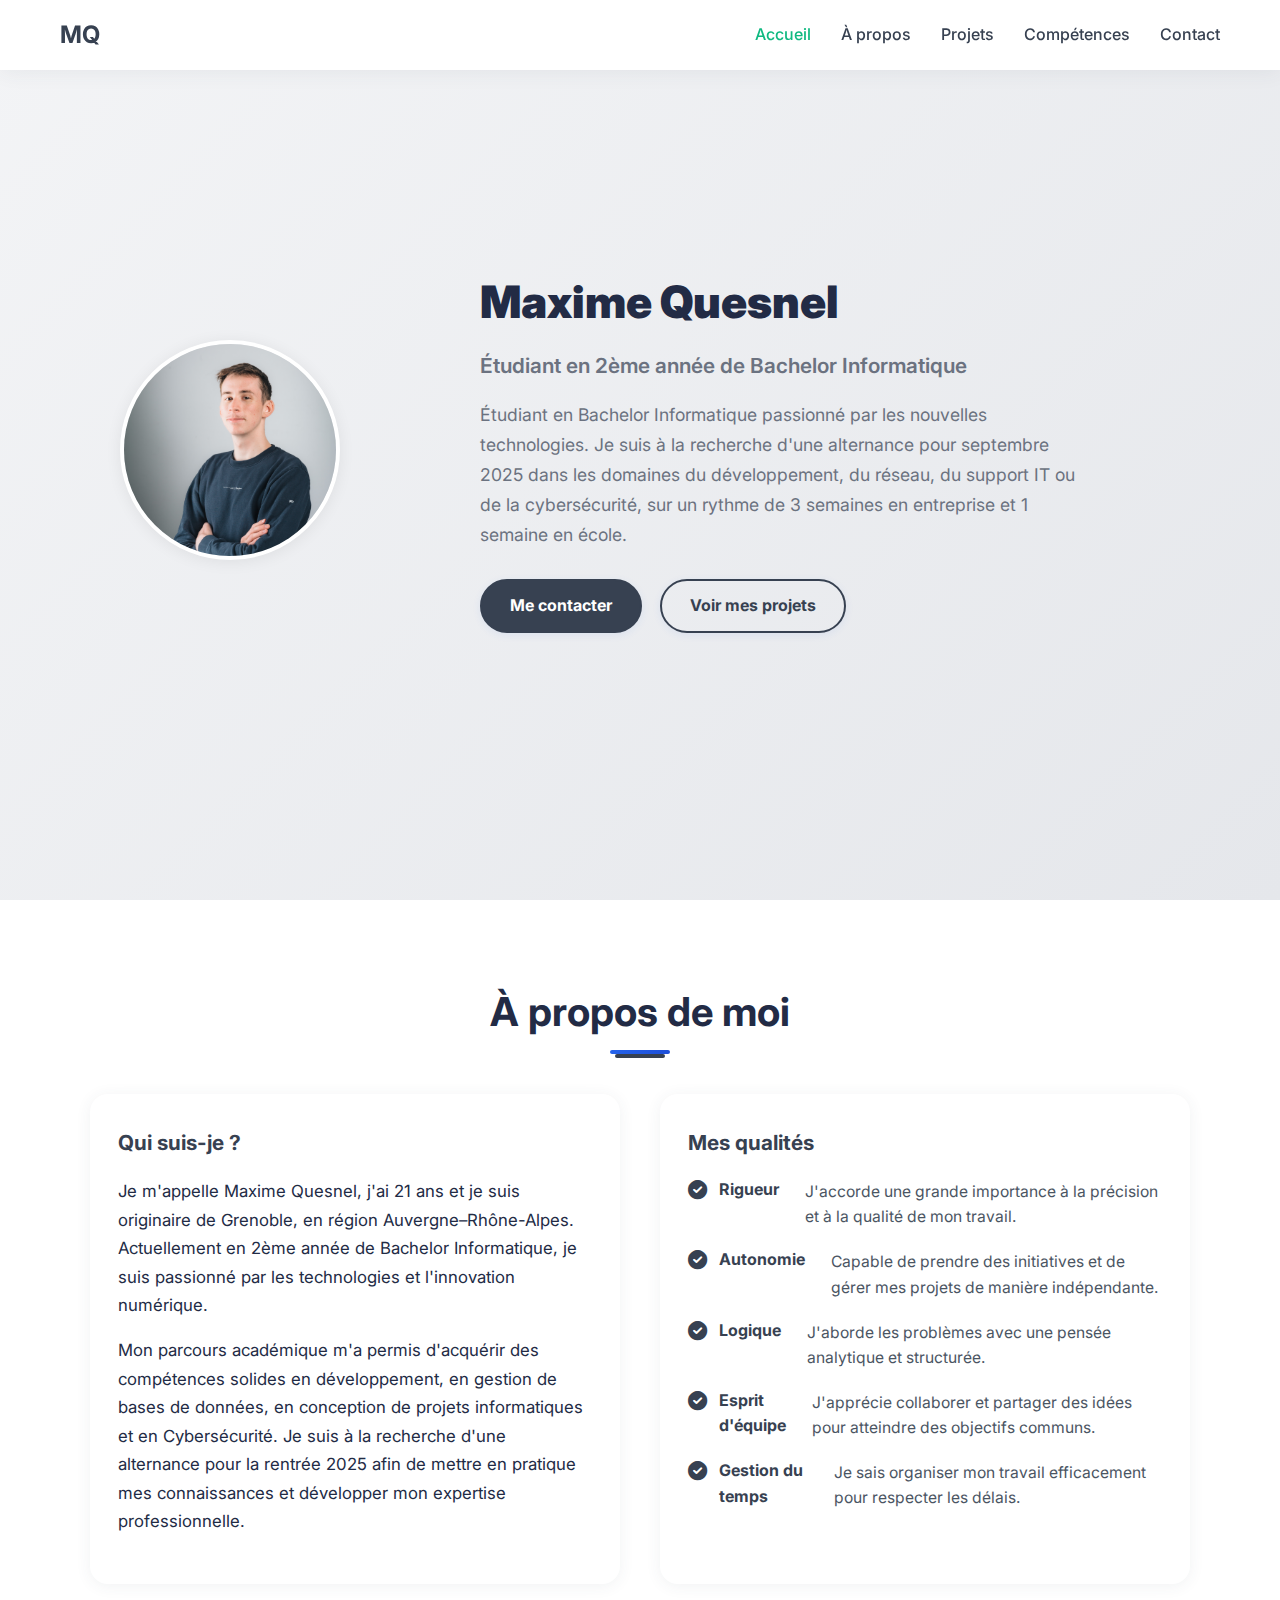
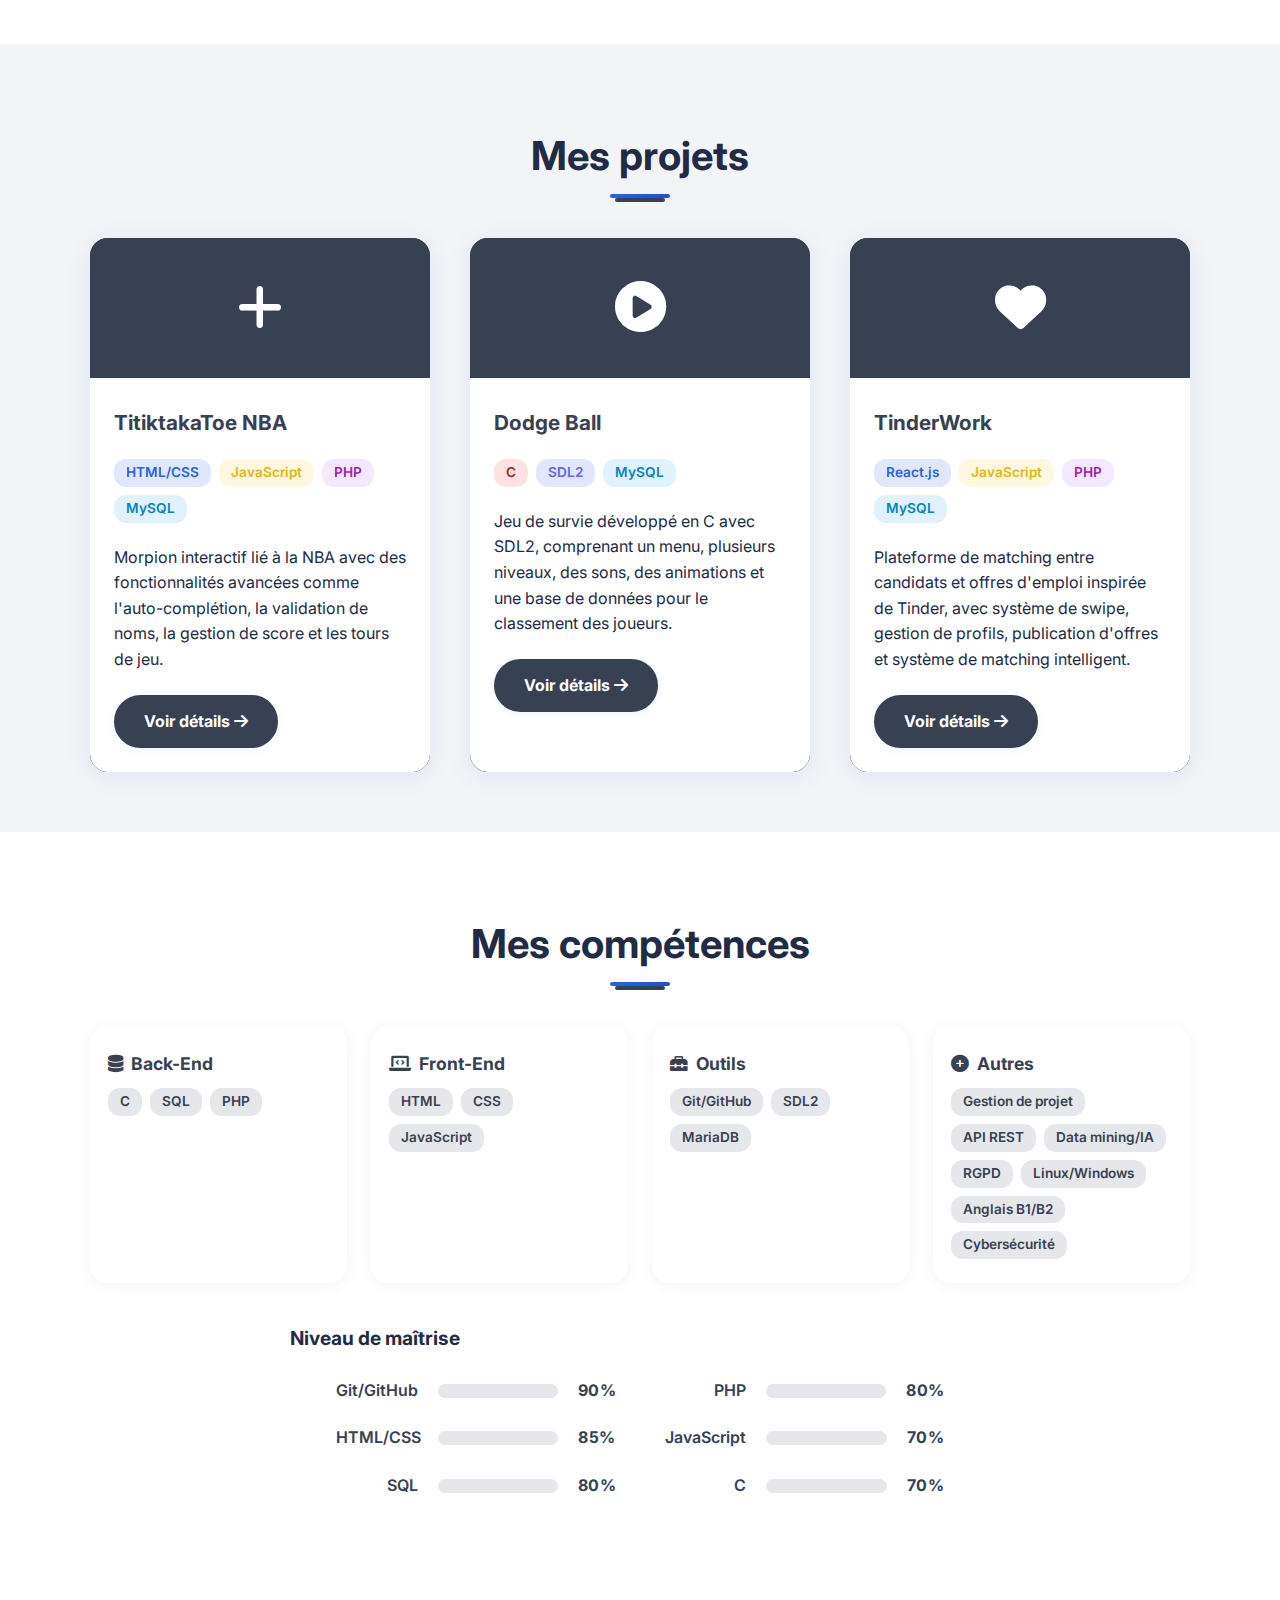
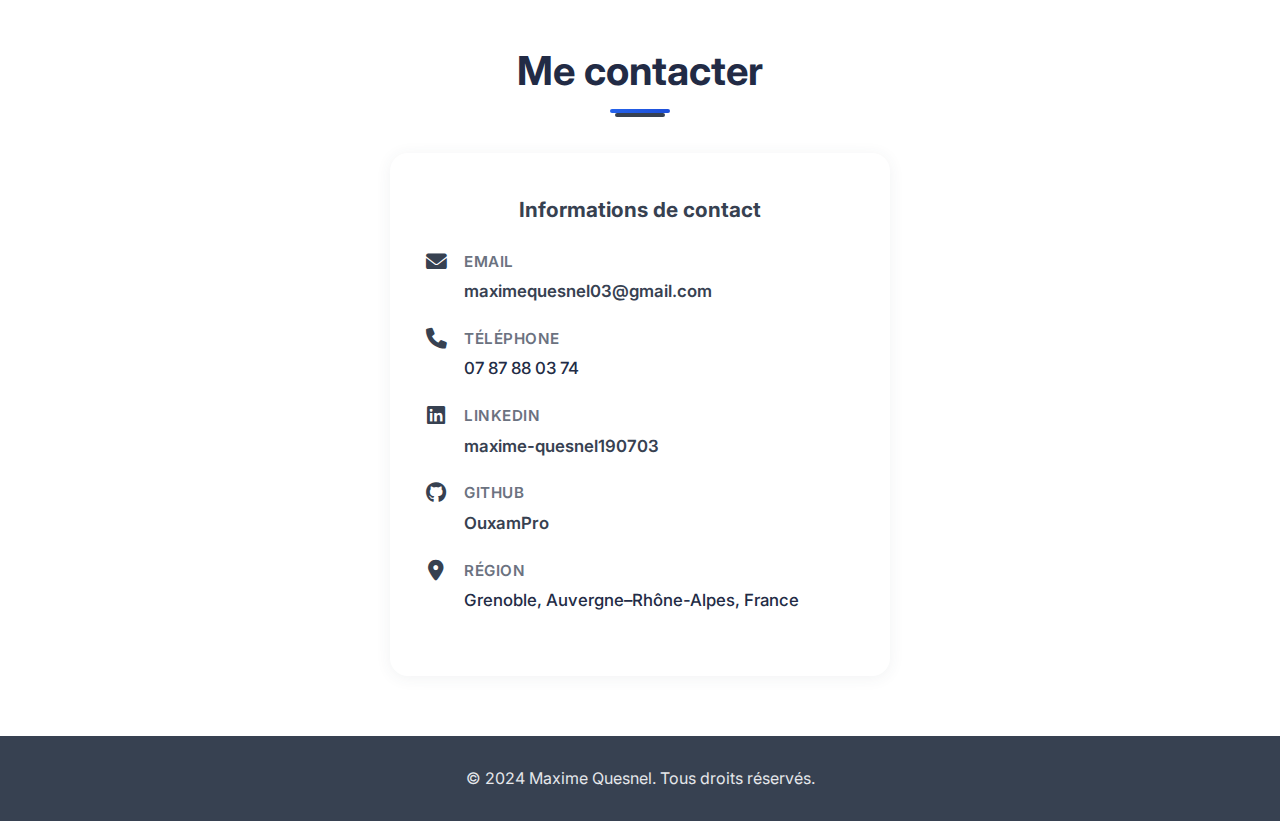
<file: index.html>
<!DOCTYPE html>
<html lang="fr">
<head>
    <meta charset="UTF-8">
    <meta name="viewport" content="width=device-width, initial-scale=1.0">
    <title>Maxime Quesnel - Portfolio</title>
    <link rel="stylesheet" href="styles.css">
    <link rel="stylesheet" href="https://cdnjs.cloudflare.com/ajax/libs/font-awesome/6.0.0/css/all.min.css">
    <link href="https://fonts.googleapis.com/css2?family=Inter:wght@300;400;600;700;900&display=swap" rel="stylesheet">
</head>
<body>
    <!-- Navigation -->
    <nav class="navbar">
        <div class="nav-container">
            <div class="nav-logo">
                <a href="#home">MQ</a>
            </div>
            <ul class="nav-menu">
                <li><a href="#home" class="nav-link active">Accueil</a></li>
                <li><a href="#about" class="nav-link">À propos</a></li>
                <li><a href="#projects" class="nav-link">Projets</a></li>
                <li><a href="#skills" class="nav-link">Compétences</a></li>
                <li><a href="#contact" class="nav-link">Contact</a></li>
            </ul>
        </div>
    </nav>

    <!-- Accueil -->
    <section id="home" class="hero-section">
        <div class="hero-content">
            <div class="hero-left">
                <div class="profile-pic">
                    <img src="Me.jpg" alt="Photo de Maxime Quesnel" class="profile-img" />
                </div>
            </div>
            <div class="hero-right">
                <h1>Maxime Quesnel</h1>
                <h2>Étudiant en 2ème année de Bachelor Informatique</h2>
                <p class="hero-desc">
                    Étudiant en Bachelor Informatique passionné par les nouvelles technologies. Je suis à la recherche d'une alternance pour septembre 2025 dans les domaines du développement, du réseau, du support IT ou de la cybersécurité, sur un rythme de 3 semaines en entreprise et 1 semaine en école.
                </p>
                <div class="hero-btns">
                    <a href="#contact" class="btn btn-primary">Me contacter</a>
                    <a href="#projects" class="btn btn-outline">Voir mes projets</a>
                </div>
            </div>
        </div>
    </section>

    <!-- À propos -->
    <section id="about" class="about-section">
        <h2 class="section-title">À propos de moi</h2>
        <div class="about-content">
            <div class="about-left card">
                <h3>Qui suis-je ?</h3>
                <p>Je m'appelle Maxime Quesnel, j'ai 21 ans et je suis originaire de Grenoble, en région Auvergne–Rhône-Alpes. Actuellement en 2ème année de Bachelor Informatique, je suis passionné par les technologies et l'innovation numérique.</p>
                <p>Mon parcours académique m'a permis d'acquérir des compétences solides en développement, en gestion de bases de données, en conception de projets informatiques et en Cybersécurité. Je suis à la recherche d'une alternance pour la rentrée 2025 afin de mettre en pratique mes connaissances et développer mon expertise professionnelle.</p>
            </div>
            <div class="about-right card">
                <h3>Mes qualités</h3>
                <ul class="qualities-list">
                    <li><i class="fa-solid fa-circle-check"></i> <b>Rigueur</b><br><span>J'accorde une grande importance à la précision et à la qualité de mon travail.</span></li>
                    <li><i class="fa-solid fa-circle-check"></i> <b>Autonomie</b><br><span>Capable de prendre des initiatives et de gérer mes projets de manière indépendante.</span></li>
                    <li><i class="fa-solid fa-circle-check"></i> <b>Logique</b><br><span>J'aborde les problèmes avec une pensée analytique et structurée.</span></li>
                    <li><i class="fa-solid fa-circle-check"></i> <b>Esprit d'équipe</b><br><span>J'apprécie collaborer et partager des idées pour atteindre des objectifs communs.</span></li>
                    <li><i class="fa-solid fa-circle-check"></i> <b>Gestion du temps</b><br><span>Je sais organiser mon travail efficacement pour respecter les délais.</span></li>
                </ul>
            </div>
        </div>
    </section>

    <!-- Projets -->
    <section id="projects" class="projects-section">
        <h2 class="section-title">Mes projets</h2>
        <div class="projects-grid">
            <div class="project-card">
                <div class="project-card-top">
                    <div class="project-icon"><i class="fa-solid fa-plus"></i></div>
                </div>
                <div class="project-card-bottom">
                    <h3>TitiktakaToe NBA</h3>
                    <div class="project-tags">
                        <span class="tag tag-html">HTML/CSS</span>
                        <span class="tag tag-js">JavaScript</span>
                        <span class="tag tag-php">PHP</span>
                        <span class="tag tag-sql">MySQL</span>
                    </div>
                    <p>Morpion interactif lié à la NBA avec des fonctionnalités avancées comme l'auto-complétion, la validation de noms, la gestion de score et les tours de jeu.</p>
                    <a class="btn btn-project" onclick="openTiktaktoeModal()">Voir détails <i class="fa-solid fa-arrow-right"></i></a>
                </div>
            </div>
            <div class="project-card">
                <div class="project-card-top">
                    <div class="project-icon"><i class="fa-solid fa-circle-play"></i></div>
                </div>
                <div class="project-card-bottom">
                    <h3>Dodge Ball</h3>
                    <div class="project-tags">
                        <span class="tag tag-c">C</span>
                        <span class="tag tag-sdl">SDL2</span>
                        <span class="tag tag-sql">MySQL</span>
                    </div>
                    <p>Jeu de survie développé en C avec SDL2, comprenant un menu, plusieurs niveaux, des sons, des animations et une base de données pour le classement des joueurs.</p>
                    <a class="btn btn-project" onclick="openDodgeballModal()">Voir détails <i class="fa-solid fa-arrow-right"></i></a>
                </div>
            </div>
            <div class="project-card">
                <div class="project-card-top">
                    <div class="project-icon"><i class="fa-solid fa-heart"></i></div>
                </div>
                <div class="project-card-bottom">
                    <h3>TinderWork</h3>
                    <div class="project-tags">
                        <span class="tag tag-html">React.js</span>
                        <span class="tag tag-js">JavaScript</span>
                        <span class="tag tag-php">PHP</span>
                        <span class="tag tag-sql">MySQL</span>
                    </div>
                    <p>Plateforme de matching entre candidats et offres d'emploi inspirée de Tinder, avec système de swipe, gestion de profils, publication d'offres et système de matching intelligent.</p>
                    <a class="btn btn-project" onclick="openTinderworkModal()">Voir détails <i class="fa-solid fa-arrow-right"></i></a>
                </div>
            </div>
        </div>
    </section>

    <!-- Compétences -->
    <section id="skills" class="skills-section">
        <h2 class="section-title">Mes compétences</h2>
        <div class="skills-cards">
            <div class="skill-card">
                <div class="skill-card-title"><i class="fa-solid fa-database"></i> Back-End</div>
                <div class="skill-tags">
                    <span class="tag">C</span>
                    <span class="tag">SQL</span>
                    <span class="tag">PHP</span>
                </div>
            </div>
            <div class="skill-card">
                <div class="skill-card-title"><i class="fa-solid fa-laptop-code"></i> Front-End</div>
                <div class="skill-tags">
                    <span class="tag">HTML</span>
                    <span class="tag">CSS</span>
                    <span class="tag">JavaScript</span>
                </div>
            </div>
            <div class="skill-card">
                <div class="skill-card-title"><i class="fa-solid fa-toolbox"></i> Outils</div>
                <div class="skill-tags">
                    <span class="tag">Git/GitHub</span>
                    <span class="tag">SDL2</span>
                    <span class="tag">MariaDB</span>
                </div>
            </div>
            <div class="skill-card">
                <div class="skill-card-title"><i class="fa-solid fa-circle-plus"></i> Autres</div>
                <div class="skill-tags">
                    <span class="tag">Gestion de projet</span>
                    <span class="tag">API REST</span>
                    <span class="tag">Data mining/IA</span>
                    <span class="tag">RGPD</span>
                    <span class="tag">Linux/Windows</span>
                    <span class="tag">Anglais B1/B2</span>
                    <span class="tag">Cybersécurité</span>
                </div>
            </div>
        </div>
        <div class="skills-bars">
            <h3>Niveau de maîtrise</h3>
            <div class="bars-columns">
                <div class="bars-col">
                    <div class="bar-row">
                        <div class="bar-label">Git/GitHub</div>
                        <div class="bar-track"><div class="bar-fill" style="width:90%"></div></div>
                        <span class="bar-pct">90%</span>
                    </div>
                    <div class="bar-row">
                        <div class="bar-label">HTML/CSS</div>
                        <div class="bar-track"><div class="bar-fill" style="width:85%"></div></div>
                        <span class="bar-pct">85%</span>
                    </div>
                    <div class="bar-row">
                        <div class="bar-label">SQL</div>
                        <div class="bar-track"><div class="bar-fill" style="width:80%"></div></div>
                        <span class="bar-pct">80%</span>
                    </div>
                </div>
                <div class="bars-col">
                    <div class="bar-row">
                        <div class="bar-label">PHP</div>
                        <div class="bar-track"><div class="bar-fill" style="width:80%"></div></div>
                        <span class="bar-pct">80%</span>
                    </div>
                    <div class="bar-row">
                        <div class="bar-label">JavaScript</div>
                        <div class="bar-track"><div class="bar-fill" style="width:70%"></div></div>
                        <span class="bar-pct">70%</span>
                    </div>
                    <div class="bar-row">
                        <div class="bar-label">C</div>
                        <div class="bar-track"><div class="bar-fill" style="width:70%"></div></div>
                        <span class="bar-pct">70%</span>
                    </div>
                </div>
            </div>
        </div>
    </section>

    <!-- Contact -->
    <section id="contact" class="contact-section">
        <h2 class="section-title">Me contacter</h2>
        <div class="contact-content">
            <div class="contact-info card">
                <h3>Informations de contact</h3>
                <ul class="contact-list">
                    <li>
                        <div class="contact-item">
                            <i class="fa-solid fa-envelope"></i>
                            <div class="contact-details">
                                <span class="contact-label">Email</span>
                                <a href="mailto:maximequesnel03@gmail.com">maximequesnel03@gmail.com</a>
                            </div>
                        </div>
                    </li>
                    <li>
                        <div class="contact-item">
                            <i class="fa-solid fa-phone"></i>
                            <div class="contact-details">
                                <span class="contact-label">Téléphone</span>
                                <span class="contact-value">07 87 88 03 74</span>
                            </div>
                        </div>
                    </li>
                    <li>
                        <div class="contact-item">
                            <i class="fa-brands fa-linkedin"></i>
                            <div class="contact-details">
                                <span class="contact-label">LinkedIn</span>
                                <a href="https://www.linkedin.com/in/maxime-quesnel190703" target="_blank">maxime-quesnel190703</a>
                            </div>
                        </div>
                    </li>
                    <li>
                        <div class="contact-item">
                            <i class="fa-brands fa-github"></i>
                            <div class="contact-details">
                                <span class="contact-label">GitHub</span>
                                <a href="https://github.com/OuxamPro" target="_blank">OuxamPro</a>
                            </div>
                        </div>
                    </li>
                    <li>
                        <div class="contact-item">
                            <i class="fa-solid fa-location-dot"></i>
                            <div class="contact-details">
                                <span class="contact-label">Région</span>
                                <span class="contact-value">Grenoble, Auvergne–Rhône-Alpes, France</span>
                            </div>
                        </div>
                    </li>
                </ul>
            </div>
        </div>
    </section>

    <!-- Footer -->
    <footer class="footer">
        <div class="container">
            <p>&copy; 2024 Maxime Quesnel. Tous droits réservés.</p>
        </div>
    </footer>

    <!-- Modal pour les détails des projets -->
    <div id="projectModal" class="modal">
        <div class="modal-content">
            <div class="modal-header">
                <h2 id="modalTitle"></h2>
                <span class="close" onclick="closeModal()">&times;</span>
            </div>
            <div class="modal-body">
                <div id="modalContent"></div>
            </div>
        </div>
    </div>

    <script src="script.js"></script>
</body>
</html>
</file>
<file: styles.css>
/* Reset et base */
* {
    margin: 0;
    padding: 0;
    box-sizing: border-box;
}

body {
    font-family: 'Inter', sans-serif;
    line-height: 1.6;
    color: #222b45;
    background-color: #f3f4f6;
}

.container {
    max-width: 1200px;
    margin: 0 auto;
    padding: 0 20px;
}

/* Navigation */
.navbar {
    position: fixed;
    top: 0;
    width: 100%;
    background: rgba(255, 255, 255, 0.97);
    backdrop-filter: blur(10px);
    z-index: 1000;
    box-shadow: 0 2px 20px rgba(55, 65, 81, 0.07);
}

.nav-container {
    max-width: 1200px;
    margin: 0 auto;
    padding: 0 20px;
    display: flex;
    justify-content: space-between;
    align-items: center;
    height: 70px;
}

.nav-logo a {
    font-size: 24px;
    font-weight: 700;
    color: #374151;
    text-decoration: none;
    background: none;
    -webkit-text-fill-color: unset;
}

.nav-menu {
    display: flex;
    list-style: none;
    gap: 30px;
}

.nav-link {
    color: #374151;
    text-decoration: none;
    font-weight: 500;
    transition: color 0.3s ease;
    position: relative;
}

.nav-link:hover, .nav-link.active {
    color: #10b981;
}

.nav-link::after {
    content: '';
    position: absolute;
    width: 0;
    height: 2px;
    bottom: -5px;
    left: 0;
    background: #374151;
    transition: width 0.3s ease;
}

.nav-link:hover::after {
    width: 100%;
}

.hamburger {
    display: none;
    flex-direction: column;
    cursor: pointer;
}

.bar {
    width: 25px;
    height: 3px;
    background: #374151;
    margin: 3px 0;
    transition: 0.3s;
}

/* HERO SECTION */
.hero-section {
    min-height: 100vh;
    display: flex;
    align-items: center;
    justify-content: center;
    background: linear-gradient(135deg, #f3f4f6 0%, #e5e7eb 100%);
    padding-top: 80px;
}
.hero-content {
    display: flex;
    flex-direction: row;
    align-items: center;
    justify-content: center;
    width: 100%;
    max-width: 1200px;
    gap: 60px;
}
.hero-left {
    flex: 1;
    display: flex;
    justify-content: center;
    align-items: center;
}
.profile-pic {
    width: 220px;
    height: 220px;
    border-radius: 50%;
    background: #e5e7eb;
    display: flex;
    align-items: center;
    justify-content: center;
    font-size: 7rem;
    color: #6b7280;
    border: 4px solid #fff;
    box-shadow: 0 2px 16px rgba(0,0,0,0.07);
}
.hero-right {
    flex: 2;
    color: #222b45;
    display: flex;
    flex-direction: column;
    justify-content: center;
    align-items: flex-start;
}
.hero-right h1 {
    font-size: 2.8rem;
    font-weight: 900;
    margin-bottom: 10px;
    color: #222b45;
}
.hero-right h2 {
    font-size: 1.3rem;
    font-weight: 600;
    color: #6b7280;
    margin-bottom: 18px;
}
.hero-desc {
    font-size: 1.1rem;
    color: #6b7280;
    margin-bottom: 30px;
    line-height: 1.7;
    max-width: 600px;
}
.hero-btns {
    display: flex;
    gap: 18px;
}
.btn {
    padding: 12px 28px;
    border-radius: 30px;
    font-weight: 700;
    font-size: 1rem;
    border: none;
    outline: none;
    cursor: pointer;
    text-decoration: none;
    transition: all 0.2s;
    box-shadow: 0 2px 8px rgba(37,99,235,0.08);
}
.btn-primary {
    background: #374151;
    color: #fff;
    border: 2px solid #374151;
}
.btn-primary:hover {
    background: #6b7280;
    color: #fff;
    border-color: #6b7280;
}
.btn-outline {
    background: transparent;
    color: #374151;
    border: 2px solid #374151;
}
.btn-outline:hover {
    background: #374151;
    color: #fff;
}

/* ABOUT SECTION */
.about-section {
    background: #fff;
    padding: 80px 0 60px 0;
}
.section-title {
    text-align: center;
    font-size: 2.3rem;
    font-weight: 900;
    color: #222b45;
    margin-bottom: 40px;
    position: relative;
}
.section-title::before {
    content: '';
    display: block;
    width: 50px;
    height: 4px;
    background: #374151;
    border-radius: 2px;
    position: absolute;
    left: 50%;
    top: 100%;
    transform: translateX(-50%);
    margin-top: 10px;
}
.about-content {
    display: flex;
    flex-direction: row;
    gap: 40px;
    max-width: 1100px;
    margin: 0 auto;
}
.card {
    background: #fff;
    border-radius: 18px;
    box-shadow: 0 2px 16px rgba(55,65,81,0.07);
    padding: 32px 28px;
    flex: 1;
    min-width: 320px;
}
.about-left h3, .about-right h3 {
    color: #374151;
    font-size: 1.3rem;
    font-weight: 700;
    margin-bottom: 18px;
}
.about-left p {
    color: #222b45;
    margin-bottom: 16px;
    font-size: 1.05rem;
    line-height: 1.7;
}
.qualities-list {
    list-style: none;
    padding: 0;
    margin: 0;
}
.qualities-list li {
    margin-bottom: 18px;
    color: #222b45;
    font-size: 1rem;
    display: flex;
    align-items: flex-start;
    gap: 12px;
}
.qualities-list i {
    color: #374151;
    font-size: 1.2rem;
    margin-top: 3px;
}
.qualities-list b {
    font-weight: 700;
    color: #374151;
}
.qualities-list span {
    display: block;
    color: #4b5563;
    font-size: 0.98rem;
    margin-left: 2px;
    margin-top: 2px;
}

/* Responsive */
@media (max-width: 900px) {
    .hero-content, .about-content {
        flex-direction: column;
        gap: 30px;
        align-items: center;
    }
    .hero-right {
        align-items: center;
        text-align: center;
    }
}
@media (max-width: 600px) {
    .profile-pic {
        width: 140px;
        height: 140px;
        font-size: 3.5rem;
    }
    .card {
        padding: 18px 10px;
        min-width: unset;
    }
    .section-title {
        font-size: 1.3rem;
    }
}

/* Sections générales */
section {
    padding: 80px 0;
}

.section-title {
    text-align: center;
    font-size: 2.5rem;
    font-weight: 700;
    color: #222b45;
    margin-bottom: 50px;
    position: relative;
}

.section-title::after {
    content: '';
    position: absolute;
    bottom: -10px;
    left: 50%;
    transform: translateX(-50%);
    width: 60px;
    height: 4px;
    background: linear-gradient(135deg, #2563eb, #1d4ed8);
    border-radius: 2px;
}

/* Section À propos */
.about {
    background: white;
}

.about-text h3 {
    font-size: 1.5rem;
    color: #1e293b;
    margin-bottom: 15px;
    margin-top: 30px;
}

.about-text h3:first-child {
    margin-top: 0;
}

.about-text p {
    color: #475569;
    margin-bottom: 20px;
    line-height: 1.7;
}

.qualities {
    display: grid;
    grid-template-columns: repeat(auto-fit, minmax(200px, 1fr));
    gap: 15px;
    margin: 20px 0;
}

.quality-item {
    display: flex;
    align-items: center;
    gap: 10px;
    padding: 10px;
    background: #f8fafc;
    border-radius: 8px;
    border-left: 4px solid #2563eb;
}

.quality-item i {
    color: #2563eb;
    font-size: 1.2rem;
}

.quality-item span {
    font-weight: 500;
    color: #374151;
}

/* Section Projets */
.projects-section {
    background: #f3f4f6;
    padding: 80px 0 60px 0;
}
.projects-grid {
    display: flex;
    flex-direction: row;
    gap: 40px;
    max-width: 1100px;
    margin: 0 auto;
    justify-content: center;
}
.project-card {
    background: #374151;
    border-radius: 18px;
    box-shadow: 0 4px 24px rgba(37,99,235,0.10);
    color: #fff;
    min-width: 340px;
    max-width: 420px;
    flex: 1;
    display: flex;
    flex-direction: column;
    overflow: hidden;
    padding: 0;
}
.project-card-top {
    background: #374151;
    display: flex;
    align-items: center;
    justify-content: center;
    height: 140px;
}
.project-icon {
    font-size: 3.2rem;
    color: #fff;
}
.project-card-bottom {
    background: #fff;
    color: #222b45;
    border-radius: 0 0 18px 18px;
    padding: 28px 24px 24px 24px;
    flex: 1;
    display: flex;
    flex-direction: column;
    gap: 12px;
}
.project-card-bottom h3 {
    font-size: 1.3rem;
    font-weight: 700;
    margin-bottom: 8px;
    color: #374151;
}
.project-tags {
    display: flex;
    flex-wrap: wrap;
    gap: 8px;
    margin-bottom: 10px;
}
.tag {
    display: inline-block;
    padding: 3px 12px;
    border-radius: 12px;
    font-size: 0.85rem;
    font-weight: 600;
    background: #e5e7eb;
    color: #374151;
}
.tag-html { background: #e0e7ff; color: #2563eb; }
.tag-js { background: #fff7e0; color: #eab308; }
.tag-php { background: #f3e8ff; color: #a21caf; }
.tag-sql { background: #e0f2fe; color: #0284c7; }
.tag-c { background: #fee2e2; color: #b91c1c; }
.tag-sdl { background: #e0e7ff; color: #6366f1; }

.btn-project {
    background: #374151;
    color: #fff;
    border: 2px solid #374151;
    border-radius: 30px;
    font-size: 1rem;
    font-weight: 700;
    margin-top: 10px;
    align-self: flex-start;
    transition: background 0.2s, color 0.2s;
}
.btn-project:hover {
    background: #fff;
    color: #374151;
}

/* Section Compétences */
.skills-section {
    background: #fff;
    padding: 80px 0 60px 0;
}
.skills-cards {
    display: flex;
    flex-direction: row;
    gap: 24px;
    max-width: 1100px;
    margin: 0 auto 40px auto;
    justify-content: center;
}
.skill-card {
    background: #fff;
    border-radius: 18px;
    box-shadow: 0 2px 16px rgba(55,65,81,0.07);
    padding: 24px 18px;
    min-width: 180px;
    flex: 1;
    display: flex;
    flex-direction: column;
    align-items: flex-start;
}
.skill-card-title {
    font-size: 1.1rem;
    font-weight: 700;
    color: #374151;
    margin-bottom: 10px;
    display: flex;
    align-items: center;
    gap: 8px;
}
.skill-tags {
    display: flex;
    flex-wrap: wrap;
    gap: 8px;
}
.skills-bars {
    max-width: 700px;
    margin: 0 auto;
}
.skills-bars h3 {
    font-size: 1.2rem;
    font-weight: 700;
    color: #222b45;
    margin-bottom: 18px;
}
.bars-columns {
    display: flex;
    flex-direction: row;
    gap: 48px;
    justify-content: center;
    margin-top: 24px;
}
.bars-col {
    display: flex;
    flex-direction: column;
    gap: 22px;
    min-width: 260px;
}
.bar-row {
    display: flex;
    align-items: center;
    gap: 12px;
}
.bar-label {
    width: 90px;
    min-width: 90px;
    font-size: 1rem;
    color: #374151;
    font-weight: 600;
    text-align: right;
    padding-right: 8px;
}
.bar-track {
    flex: 1;
    background: #e5e7eb;
    border-radius: 8px;
    height: 14px;
    overflow: hidden;
    position: relative;
    margin-right: 0;
    min-width: 120px;
    max-width: 220px;
}
.bar-fill {
    height: 100%;
    background: linear-gradient(90deg, #374151 60%, #6b7280 100%);
    border-radius: 8px;
    transition: width 1.2s cubic-bezier(.4,2,.6,1);
    display: block;
}
.bar-pct {
    min-width: 38px;
    margin-left: 8px;
    color: #374151;
    font-weight: 700;
    font-size: 1rem;
    letter-spacing: 0.5px;
    text-align: left;
    display: block;
}

/* Section Contact */
.contact-section {
    background: #fff;
    padding: 80px 0 60px 0;
}
.contact-content {
    display: flex;
    justify-content: center;
    align-items: center;
    max-width: 600px;
    margin: 0 auto;
}
.contact-info.card {
    width: 100%;
    max-width: 500px;
    background: #fff;
    border-radius: 18px;
    box-shadow: 0 2px 16px rgba(55,65,81,0.07);
    padding: 40px 32px;
    display: flex;
    flex-direction: column;
    align-items: center;
}
.contact-info h3 {
    color: #374151;
    font-size: 1.3rem;
    font-weight: 700;
    margin-bottom: 24px;
    text-align: center;
}
.contact-list {
    list-style: none;
    padding: 0;
    margin: 0;
    width: 100%;
}
.contact-list li {
    margin-bottom: 22px;
    color: #222b45;
    font-size: 1.08rem;
}
.contact-item {
    display: flex;
    align-items: flex-start;
    gap: 14px;
}
.contact-list i {
    color: #374151;
    font-size: 1.3rem;
    min-width: 28px;
    text-align: center;
    margin-top: 2px;
}
.contact-details {
    display: flex;
    flex-direction: column;
    gap: 4px;
    flex: 1;
}
.contact-label {
    font-weight: 600;
    color: #6b7280;
    font-size: 0.95rem;
    text-transform: uppercase;
    letter-spacing: 0.5px;
}
.contact-value {
    color: #222b45;
    font-weight: 500;
    font-size: 1.05rem;
}
.contact-list a {
    color: #374151;
    text-decoration: none;
    font-weight: 600;
    word-break: break-all;
    font-size: 1.05rem;
}
.contact-list a:hover {
    color: #10b981;
    text-decoration: underline;
}
@media (max-width: 700px) {
    .contact-content {
        max-width: 98vw;
        padding: 0 8px;
    }
    .contact-info.card {
        padding: 24px 8px;
    }
    .contact-list span {
        min-width: 70px;
    }
}
.contact-form.card {
    flex: 1;
    min-width: 320px;
    background: #fff;
    border-radius: 18px;
    box-shadow: 0 2px 16px rgba(55,65,81,0.07);
    padding: 32px 28px;
    display: flex;
    flex-direction: column;
    gap: 14px;
}
.contact-form h3 {
    color: #374151;
    font-size: 1.2rem;
    font-weight: 700;
    margin-bottom: 10px;
}
.contact-form input,
.contact-form textarea {
    width: 100%;
    padding: 10px 14px;
    border-radius: 8px;
    border: 1px solid #d1d5db;
    font-size: 1rem;
    margin-bottom: 8px;
    background: #fff;
    color: #222b45;
    font-family: inherit;
    resize: none;
}
.contact-form input:focus,
.contact-form textarea:focus {
    outline: 2px solid #2563eb;
    border-color: #2563eb;
}
.contact-form button {
    align-self: flex-end;
    margin-top: 8px;
}

/* Footer */
.footer {
    background: #374151;
    color: #fff;
    text-align: center;
    padding: 30px 0;
}

.footer p {
    color: #e5e7eb;
}

/* Responsive Design */
@media (max-width: 768px) {
    .hamburger {
        display: flex;
    }

    .nav-menu {
        position: fixed;
        left: -100%;
        top: 70px;
        flex-direction: column;
        background-color: white;
        width: 100%;
        text-align: center;
        transition: 0.3s;
        box-shadow: 0 10px 27px rgba(0, 0, 0, 0.05);
        padding: 20px 0;
    }

    .nav-menu.active {
        left: 0;
    }

    .hero-content {
        grid-template-columns: 1fr;
        text-align: center;
        gap: 40px;
    }

    .hero-text h1 {
        font-size: 2.5rem;
    }

    .hero-buttons {
        justify-content: center;
    }

    .profile-placeholder {
        width: 250px;
        height: 250px;
    }

    .projects-grid, .skills-cards, .contact-content {
        flex-direction: column;
        gap: 30px;
        align-items: center;
    }

    .project-card, .skill-card, .contact-info.card, .contact-form.card {
        min-width: unset;
        width: 100%;
    }

    .bars-columns {
        flex-direction: column;
        gap: 24px;
        align-items: center;
    }

    .bars-col {
        min-width: unset;
        width: 100%;
    }

    .bar-label {
        width: 80px;
        min-width: 80px;
    }

    .bar-track {
        min-width: 80px;
        max-width: 100%;
    }

    .qualities {
        grid-template-columns: 1fr;
    }
}

@media (max-width: 480px) {
    .hero-text h1 {
        font-size: 2rem;
    }

    .section-title {
        font-size: 2rem;
    }

    .project-card {
        padding: 20px;
    }

    .skill-card {
        padding: 20px;
    }
}

/* Animations */
@keyframes fadeInUp {
    from {
        opacity: 0;
        transform: translateY(30px);
    }
    to {
        opacity: 1;
        transform: translateY(0);
    }
}

.hero-text, .hero-image, .project-card, .skill-card, .contact-info.card, .contact-form.card {
    animation: fadeInUp 0.6s ease-out;
}

/* Scroll smooth */
html {
    scroll-behavior: smooth;
}

/* Animation apparition au scroll */
.reveal {
    opacity: 0;
    transform: translateY(40px);
    transition: opacity 0.7s cubic-bezier(.4,2,.6,1), transform 0.7s cubic-bezier(.4,2,.6,1);
}
.reveal.active {
    opacity: 1;
    transform: translateY(0);
}
.bar-fill {
    width: 0 !important;
}
.bar-fill.bar-animated {
    /* width est défini inline, donc juste transition */
    transition: width 1.2s cubic-bezier(.4,2,.6,1);
}

.profile-img {
    width: 100%;
    height: 100%;
    object-fit: cover;
    border-radius: 50%;
    display: block;
}

/* Modal Styles */
.modal {
    display: none;
    position: fixed;
    z-index: 2000;
    left: 0;
    top: 0;
    width: 100%;
    height: 100%;
    background-color: rgba(0, 0, 0, 0.5);
    backdrop-filter: blur(5px);
    animation: fadeIn 0.3s ease-out;
}

.modal-content {
    background-color: #fff;
    margin: 5% auto;
    padding: 0;
    border-radius: 18px;
    width: 90%;
    max-width: 600px;
    max-height: 80vh;
    overflow-y: auto;
    box-shadow: 0 10px 40px rgba(0, 0, 0, 0.2);
    animation: slideIn 0.3s ease-out;
    position: relative;
}

.modal-header {
    background: #374151;
    color: #fff;
    padding: 20px 30px;
    border-radius: 18px 18px 0 0;
    display: flex;
    justify-content: space-between;
    align-items: center;
}

.modal-header h2 {
    margin: 0;
    font-size: 1.5rem;
    font-weight: 700;
}

.close {
    color: #fff;
    font-size: 28px;
    font-weight: bold;
    cursor: pointer;
    transition: color 0.3s ease;
}

.close:hover {
    color: #e5e7eb;
}

.modal-body {
    padding: 30px;
    color: #222b45;
}

.modal-body h3 {
    color: #374151;
    font-size: 1.2rem;
    font-weight: 700;
    margin-bottom: 15px;
    margin-top: 25px;
}

.modal-body h3:first-child {
    margin-top: 0;
}

.modal-body p {
    color: #4b5563;
    line-height: 1.7;
    margin-bottom: 15px;
}

.modal-body ul {
    list-style: none;
    padding: 0;
    margin: 15px 0;
}

.modal-body li {
    color: #4b5563;
    margin-bottom: 8px;
    padding-left: 20px;
    position: relative;
}

.modal-body li:before {
    content: "•";
    color: #374151;
    font-weight: bold;
    position: absolute;
    left: 0;
}

.modal-tools {
    background: #f8fafc;
    border-radius: 12px;
    padding: 20px;
    margin: 20px 0;
    border-left: 4px solid #374151;
}

.modal-tools h4 {
    color: #374151;
    font-size: 1.1rem;
    font-weight: 700;
    margin-bottom: 10px;
}

.modal-tools ul {
    margin: 0;
}

.modal-tools li {
    color: #6b7280;
    font-size: 0.95rem;
}

/* Animations pour la modal */
@keyframes fadeIn {
    from { opacity: 0; }
    to { opacity: 1; }
}

@keyframes slideIn {
    from {
        opacity: 0;
        transform: translateY(-50px);
    }
    to {
        opacity: 1;
        transform: translateY(0);
    }
}

/* Responsive pour la modal */
@media (max-width: 768px) {
    .modal-content {
        width: 95%;
        margin: 10% auto;
        max-height: 85vh;
    }
    
    .modal-header {
        padding: 15px 20px;
    }
    
    .modal-header h2 {
        font-size: 1.3rem;
    }
    
    .modal-body {
        padding: 20px;
    }
}
</file>
